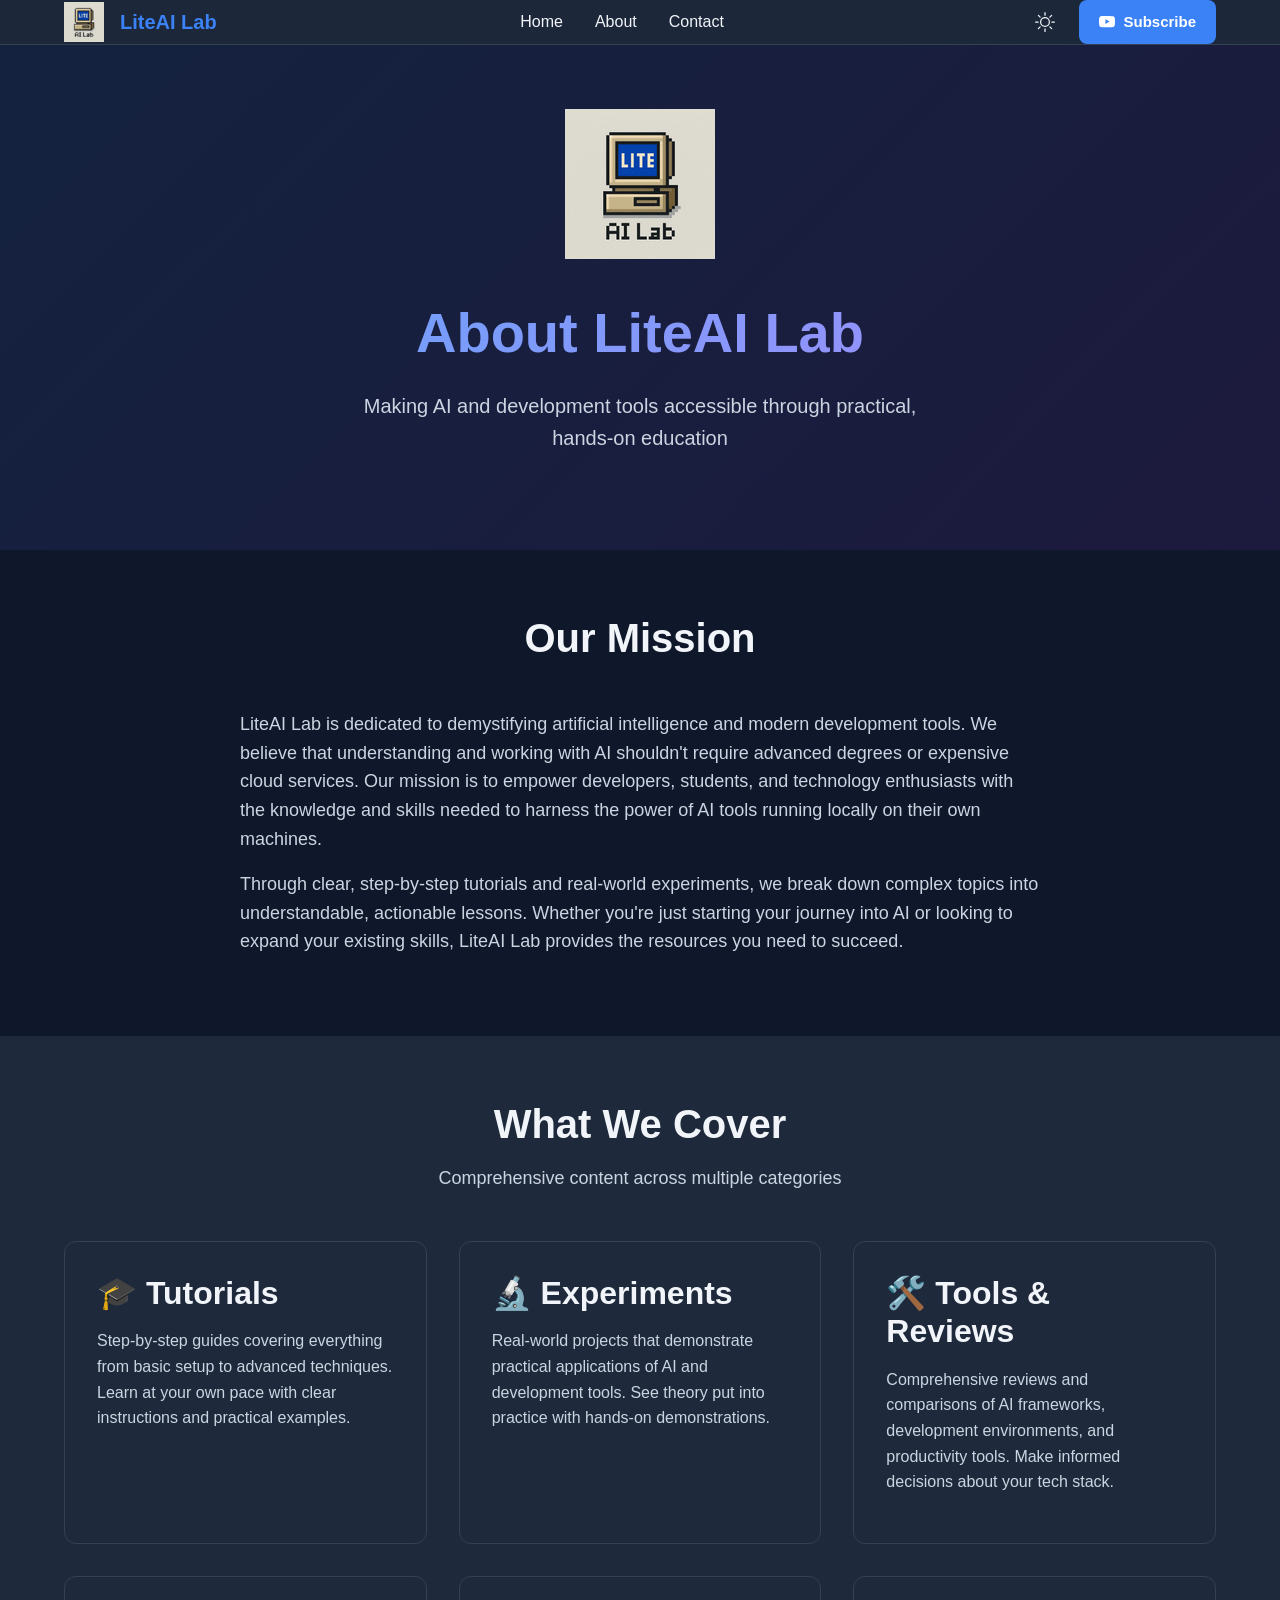
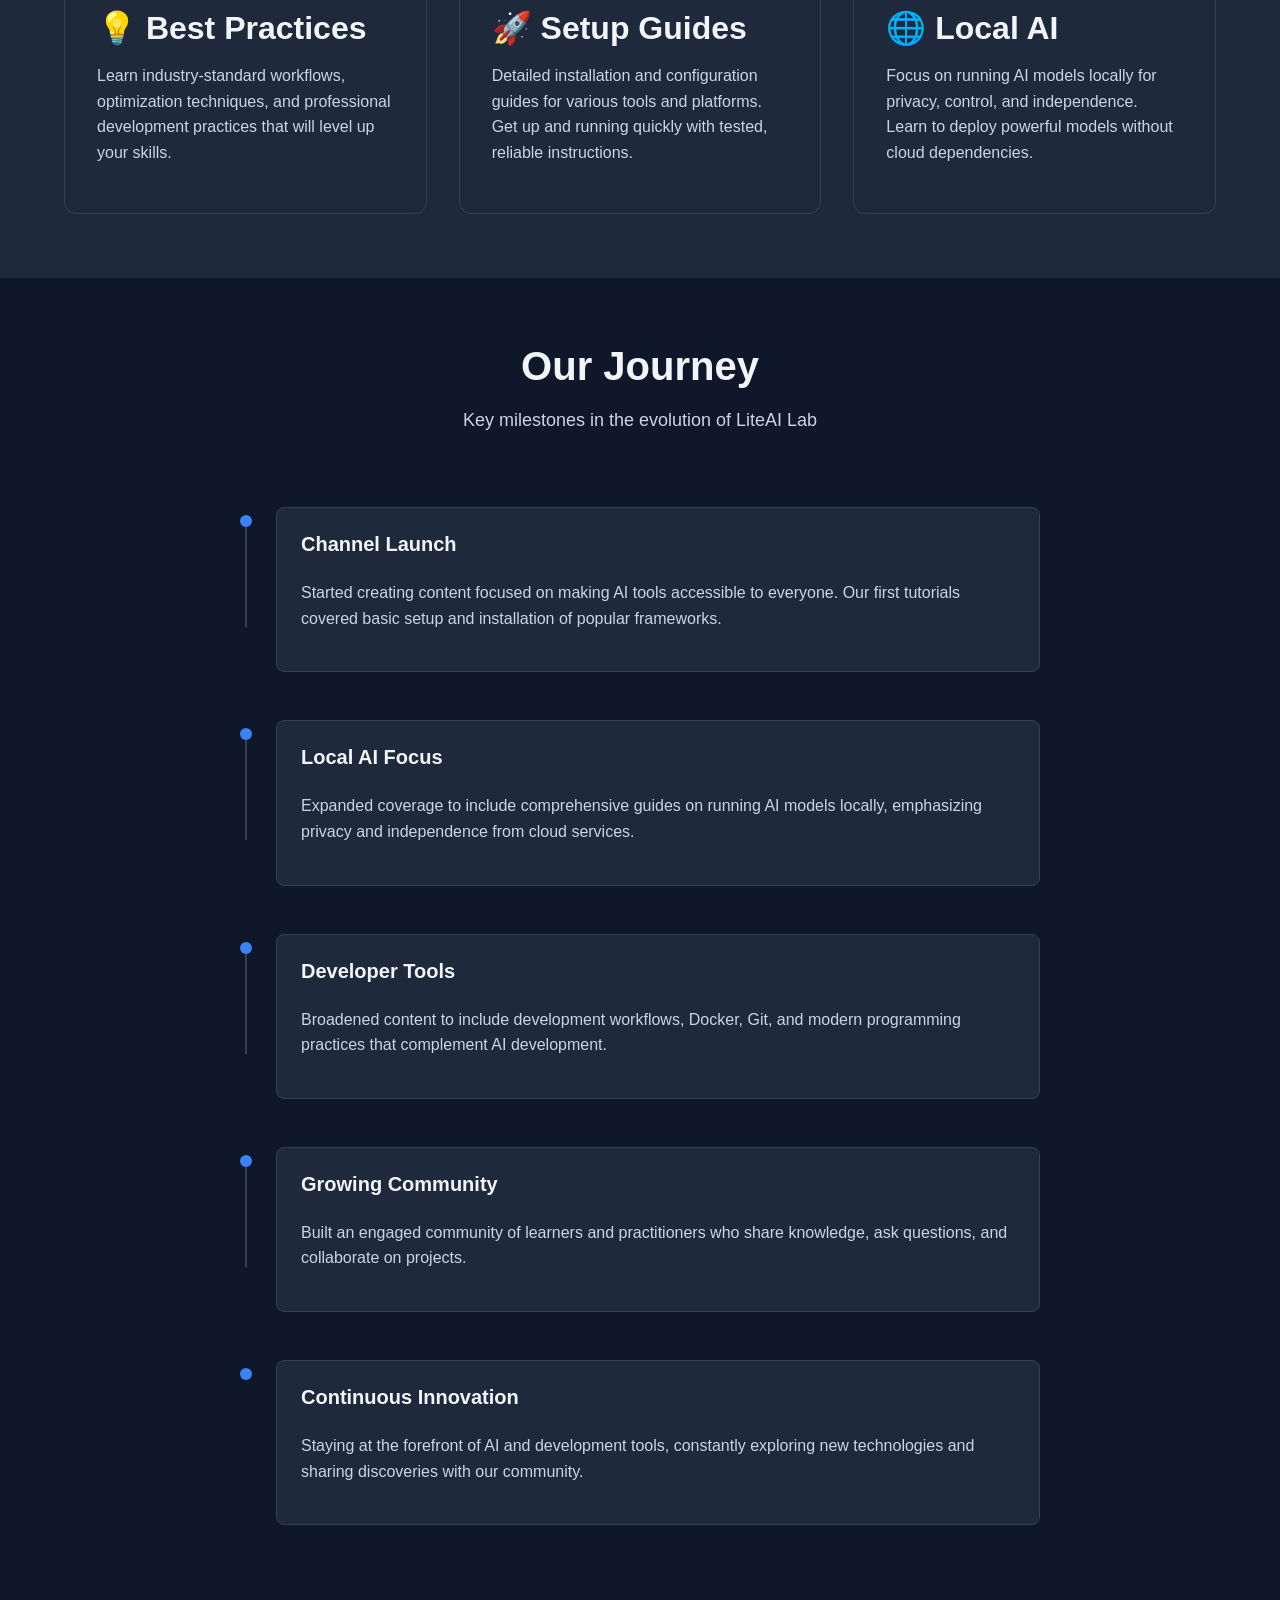
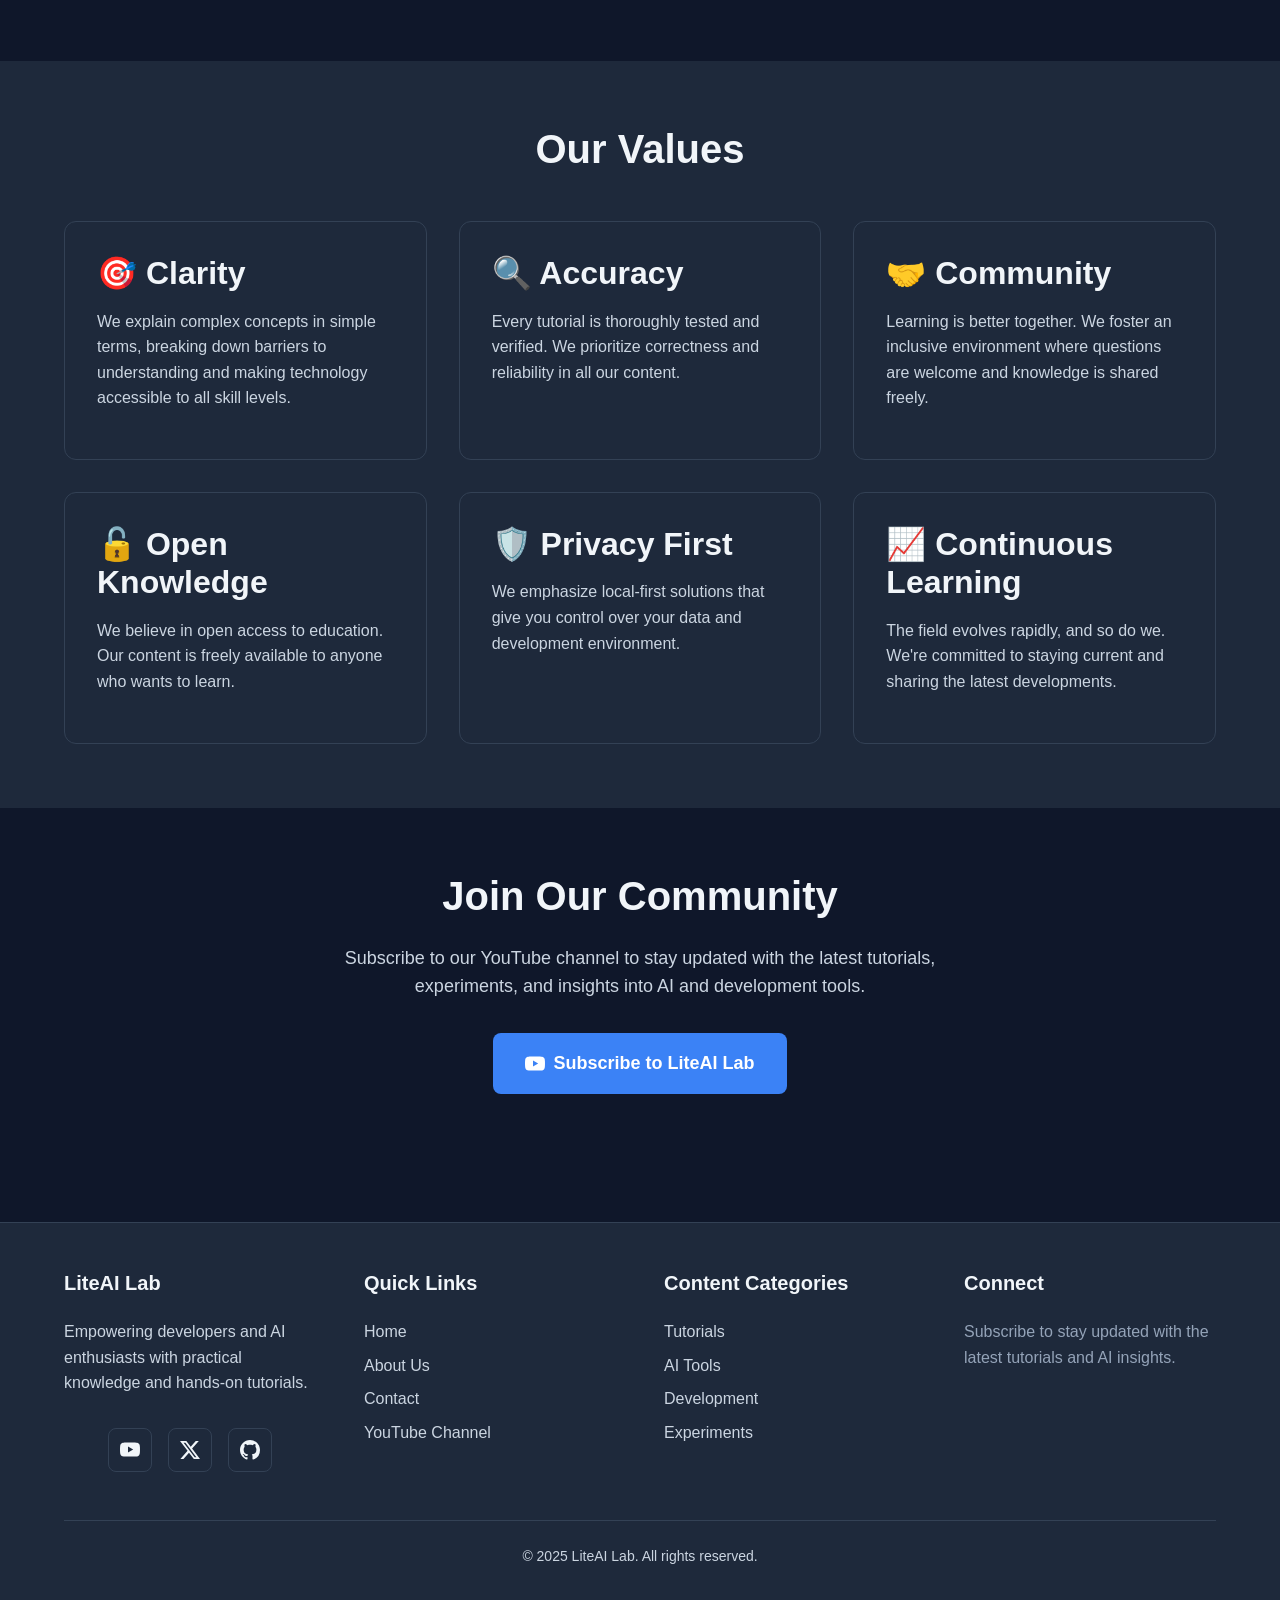
<file: about.html>
<!DOCTYPE html>
<html lang="en" data-theme="dark">
<head>
  <meta charset="UTF-8">
  <meta name="viewport" content="width=device-width, initial-scale=1.0">
  <meta name="description" content="About LiteAI Lab - Learn about our mission to make AI and development tools accessible to everyone through practical tutorials and guides.">
  <meta name="keywords" content="AI education, tutorials, development, programming, learning">
  <meta name="author" content="LiteAI Lab">
  
  <!-- Open Graph -->
  <meta property="og:title" content="About LiteAI Lab">
  <meta property="og:description" content="Learn about our mission to make AI and development tools accessible through practical tutorials.">
  <meta property="og:image" content="assets/images/og-image.png">
  <meta property="og:url" content="https://liteailab.github.io/about.html">
  <meta property="og:type" content="website">
  
  <!-- Twitter Card -->
  <meta name="twitter:card" content="summary_large_image">
  <meta name="twitter:title" content="About LiteAI Lab">
  <meta name="twitter:description" content="Learn about our mission to make AI and development tools accessible through practical tutorials.">
  <meta name="twitter:image" content="assets/images/og-image.png">
  
  <!-- Favicons -->
  <link rel="icon" type="image/x-icon" href="favicon.ico">
  <link rel="icon" type="image/png" sizes="16x16" href="assets/images/favicon-16x16.png">
  <link rel="icon" type="image/png" sizes="32x32" href="assets/images/favicon-32x32.png">
  <link rel="apple-touch-icon" sizes="180x180" href="assets/images/apple-touch-icon.png">
  <link rel="icon" type="image/png" sizes="192x192" href="assets/images/android-chrome-192x192.png">
  <link rel="icon" type="image/png" sizes="512x512" href="assets/images/android-chrome-512x512.png">
  <link rel="manifest" href="site.webmanifest">
  
  <title>About - LiteAI Lab</title>
  <link rel="stylesheet" href="assets/css/styles.css">
</head>
<body>
  <!-- Header -->
  <header>
    <nav class="container">
      <a href="index.html" class="nav-logo">
        <img src="assets/images/logo.png" alt="LiteAI Lab Logo">
        <span>LiteAI Lab</span>
      </a>
      
      <ul class="nav-links">
        <li><a href="index.html">Home</a></li>
        <li><a href="about.html">About</a></li>
        <li><a href="contact.html">Contact</a></li>
      </ul>
      
      <div class="nav-actions">
        <button id="theme-toggle" class="btn-icon" aria-label="Toggle theme">
          <svg width="20" height="20" fill="currentColor" viewBox="0 0 16 16">
            <path d="M8 11a3 3 0 1 1 0-6 3 3 0 0 1 0 6zm0 1a4 4 0 1 0 0-8 4 4 0 0 0 0 8zM8 0a.5.5 0 0 1 .5.5v2a.5.5 0 0 1-1 0v-2A.5.5 0 0 1 8 0zm0 13a.5.5 0 0 1 .5.5v2a.5.5 0 0 1-1 0v-2A.5.5 0 0 1 8 13zm8-5a.5.5 0 0 1-.5.5h-2a.5.5 0 0 1 0-1h2a.5.5 0 0 1 .5.5zM3 8a.5.5 0 0 1-.5.5h-2a.5.5 0 0 1 0-1h2A.5.5 0 0 1 3 8zm10.657-5.657a.5.5 0 0 1 0 .707l-1.414 1.415a.5.5 0 1 1-.707-.708l1.414-1.414a.5.5 0 0 1 .707 0zm-9.193 9.193a.5.5 0 0 1 0 .707L3.05 13.657a.5.5 0 0 1-.707-.707l1.414-1.414a.5.5 0 0 1 .707 0zm9.193 2.121a.5.5 0 0 1-.707 0l-1.414-1.414a.5.5 0 0 1 .707-.707l1.414 1.414a.5.5 0 0 1 0 .707zM4.464 4.465a.5.5 0 0 1-.707 0L2.343 3.05a.5.5 0 1 1 .707-.707l1.414 1.414a.5.5 0 0 1 0 .708z"/>
          </svg>
        </button>
        <a href="https://www.youtube.com/@LiteAILab" target="_blank" rel="noopener noreferrer" class="btn btn-primary">
          <svg width="16" height="16" fill="currentColor" viewBox="0 0 16 16">
            <path d="M8.051 1.999h.089c.822.003 4.987.033 6.11.335a2.01 2.01 0 0 1 1.415 1.42c.101.38.172.883.22 1.402l.01.104.022.26.008.104c.065.914.073 1.77.074 1.957v.075c-.001.194-.01 1.108-.082 2.06l-.008.105-.009.104c-.05.572-.124 1.14-.235 1.558a2.007 2.007 0 0 1-1.415 1.42c-1.16.312-5.569.334-6.18.335h-.142c-.309 0-1.587-.006-2.927-.052l-.17-.006-.087-.004-.171-.007-.171-.007c-1.11-.049-2.167-.128-2.654-.26a2.007 2.007 0 0 1-1.415-1.419c-.111-.417-.185-.986-.235-1.558L.09 9.82l-.008-.104A31.4 31.4 0 0 1 0 7.68v-.123c.002-.215.01-.958.064-1.778l.007-.103.003-.052.008-.104.022-.26.01-.104c.048-.519.119-1.023.22-1.402a2.007 2.007 0 0 1 1.415-1.42c.487-.13 1.544-.21 2.654-.26l.17-.007.172-.006.086-.003.171-.007A99.788 99.788 0 0 1 7.858 2h.193zM6.4 5.209v4.818l4.157-2.408L6.4 5.209z"/>
          </svg>
          Subscribe
        </a>
      </div>
    </nav>
  </header>

  <!-- Hero Section -->
  <section class="hero">
    <div class="container">
      <img src="assets/images/logo-large.png" alt="LiteAI Lab" style="max-width: 200px; margin: 0 auto var(--spacing-lg);">
      <h1>About LiteAI Lab</h1>
      <p>Making AI and development tools accessible through practical, hands-on education</p>
    </div>
  </section>

  <!-- Mission Section -->
  <section>
    <div class="container">
      <div class="section-header">
        <h2>Our Mission</h2>
      </div>
      
      <div style="max-width: 800px; margin: 0 auto;">
        <p style="font-size: 1.125rem;">
          LiteAI Lab is dedicated to demystifying artificial intelligence and modern development tools. We believe that understanding and working with AI shouldn't require advanced degrees or expensive cloud services. Our mission is to empower developers, students, and technology enthusiasts with the knowledge and skills needed to harness the power of AI tools running locally on their own machines.
        </p>
        <p style="font-size: 1.125rem;">
          Through clear, step-by-step tutorials and real-world experiments, we break down complex topics into understandable, actionable lessons. Whether you're just starting your journey into AI or looking to expand your existing skills, LiteAI Lab provides the resources you need to succeed.
        </p>
      </div>
    </div>
  </section>

  <!-- Content Categories Section -->
  <section style="background-color: var(--color-bg-secondary);">
    <div class="container">
      <div class="section-header">
        <h2>What We Cover</h2>
        <p>Comprehensive content across multiple categories</p>
      </div>
      
      <div class="card-grid">
        <div class="card">
          <h3>🎓 Tutorials</h3>
          <p>Step-by-step guides covering everything from basic setup to advanced techniques. Learn at your own pace with clear instructions and practical examples.</p>
        </div>
        
        <div class="card">
          <h3>🔬 Experiments</h3>
          <p>Real-world projects that demonstrate practical applications of AI and development tools. See theory put into practice with hands-on demonstrations.</p>
        </div>
        
        <div class="card">
          <h3>🛠️ Tools & Reviews</h3>
          <p>Comprehensive reviews and comparisons of AI frameworks, development environments, and productivity tools. Make informed decisions about your tech stack.</p>
        </div>
        
        <div class="card">
          <h3>💡 Best Practices</h3>
          <p>Learn industry-standard workflows, optimization techniques, and professional development practices that will level up your skills.</p>
        </div>
        
        <div class="card">
          <h3>🚀 Setup Guides</h3>
          <p>Detailed installation and configuration guides for various tools and platforms. Get up and running quickly with tested, reliable instructions.</p>
        </div>
        
        <div class="card">
          <h3>🌐 Local AI</h3>
          <p>Focus on running AI models locally for privacy, control, and independence. Learn to deploy powerful models without cloud dependencies.</p>
        </div>
      </div>
    </div>
  </section>

  <!-- Timeline Section -->
  <section>
    <div class="container">
      <div class="section-header">
        <h2>Our Journey</h2>
        <p>Key milestones in the evolution of LiteAI Lab</p>
      </div>
      
      <div class="timeline" style="max-width: 800px; margin: 0 auto;">
        <div class="timeline-item">
          <div class="timeline-dot"></div>
          <div class="timeline-content">
            <h4>Channel Launch</h4>
            <p>Started creating content focused on making AI tools accessible to everyone. Our first tutorials covered basic setup and installation of popular frameworks.</p>
          </div>
        </div>
        
        <div class="timeline-item">
          <div class="timeline-dot"></div>
          <div class="timeline-content">
            <h4>Local AI Focus</h4>
            <p>Expanded coverage to include comprehensive guides on running AI models locally, emphasizing privacy and independence from cloud services.</p>
          </div>
        </div>
        
        <div class="timeline-item">
          <div class="timeline-dot"></div>
          <div class="timeline-content">
            <h4>Developer Tools</h4>
            <p>Broadened content to include development workflows, Docker, Git, and modern programming practices that complement AI development.</p>
          </div>
        </div>
        
        <div class="timeline-item">
          <div class="timeline-dot"></div>
          <div class="timeline-content">
            <h4>Growing Community</h4>
            <p>Built an engaged community of learners and practitioners who share knowledge, ask questions, and collaborate on projects.</p>
          </div>
        </div>
        
        <div class="timeline-item">
          <div class="timeline-dot"></div>
          <div class="timeline-content">
            <h4>Continuous Innovation</h4>
            <p>Staying at the forefront of AI and development tools, constantly exploring new technologies and sharing discoveries with our community.</p>
          </div>
        </div>
      </div>
    </div>
  </section>

  <!-- Values Section -->
  <section style="background-color: var(--color-bg-secondary);">
    <div class="container">
      <div class="section-header">
        <h2>Our Values</h2>
      </div>
      
      <div class="card-grid">
        <div class="card">
          <h3>🎯 Clarity</h3>
          <p>We explain complex concepts in simple terms, breaking down barriers to understanding and making technology accessible to all skill levels.</p>
        </div>
        
        <div class="card">
          <h3>🔍 Accuracy</h3>
          <p>Every tutorial is thoroughly tested and verified. We prioritize correctness and reliability in all our content.</p>
        </div>
        
        <div class="card">
          <h3>🤝 Community</h3>
          <p>Learning is better together. We foster an inclusive environment where questions are welcome and knowledge is shared freely.</p>
        </div>
        
        <div class="card">
          <h3>🔓 Open Knowledge</h3>
          <p>We believe in open access to education. Our content is freely available to anyone who wants to learn.</p>
        </div>
        
        <div class="card">
          <h3>🛡️ Privacy First</h3>
          <p>We emphasize local-first solutions that give you control over your data and development environment.</p>
        </div>
        
        <div class="card">
          <h3>📈 Continuous Learning</h3>
          <p>The field evolves rapidly, and so do we. We're committed to staying current and sharing the latest developments.</p>
        </div>
      </div>
    </div>
  </section>

  <!-- CTA Section -->
  <section>
    <div class="container text-center">
      <h2>Join Our Community</h2>
      <p style="font-size: 1.125rem; max-width: 600px; margin: 0 auto var(--spacing-lg);">
        Subscribe to our YouTube channel to stay updated with the latest tutorials, experiments, and insights into AI and development tools.
      </p>
      <a href="https://www.youtube.com/@LiteAILab" target="_blank" rel="noopener noreferrer" class="btn btn-primary" style="font-size: 1.125rem; padding: 1rem 2rem;">
        <svg width="20" height="20" fill="currentColor" viewBox="0 0 16 16">
          <path d="M8.051 1.999h.089c.822.003 4.987.033 6.11.335a2.01 2.01 0 0 1 1.415 1.42c.101.38.172.883.22 1.402l.01.104.022.26.008.104c.065.914.073 1.77.074 1.957v.075c-.001.194-.01 1.108-.082 2.06l-.008.105-.009.104c-.05.572-.124 1.14-.235 1.558a2.007 2.007 0 0 1-1.415 1.42c-1.16.312-5.569.334-6.18.335h-.142c-.309 0-1.587-.006-2.927-.052l-.17-.006-.087-.004-.171-.007-.171-.007c-1.11-.049-2.167-.128-2.654-.26a2.007 2.007 0 0 1-1.415-1.419c-.111-.417-.185-.986-.235-1.558L.09 9.82l-.008-.104A31.4 31.4 0 0 1 0 7.68v-.123c.002-.215.01-.958.064-1.778l.007-.103.003-.052.008-.104.022-.26.01-.104c.048-.519.119-1.023.22-1.402a2.007 2.007 0 0 1 1.415-1.42c.487-.13 1.544-.21 2.654-.26l.17-.007.172-.006.086-.003.171-.007A99.788 99.788 0 0 1 7.858 2h.193zM6.4 5.209v4.818l4.157-2.408L6.4 5.209z"/>
        </svg>
        Subscribe to LiteAI Lab
      </a>
    </div>
  </section>

  <!-- Footer -->
  <footer>
    <div class="container">
      <div class="footer-content">
        <div class="footer-section">
          <h4>LiteAI Lab</h4>
          <p>Empowering developers and AI enthusiasts with practical knowledge and hands-on tutorials.</p>
          <div class="social-links mt-2">
            <a href="https://www.youtube.com/@LiteAILab" target="_blank" rel="noopener noreferrer" class="social-link" aria-label="YouTube">
              <svg width="20" height="20" fill="currentColor" viewBox="0 0 16 16">
                <path d="M8.051 1.999h.089c.822.003 4.987.033 6.11.335a2.01 2.01 0 0 1 1.415 1.42c.101.38.172.883.22 1.402l.01.104.022.26.008.104c.065.914.073 1.77.074 1.957v.075c-.001.194-.01 1.108-.082 2.06l-.008.105-.009.104c-.05.572-.124 1.14-.235 1.558a2.007 2.007 0 0 1-1.415 1.42c-1.16.312-5.569.334-6.18.335h-.142c-.309 0-1.587-.006-2.927-.052l-.17-.006-.087-.004-.171-.007-.171-.007c-1.11-.049-2.167-.128-2.654-.26a2.007 2.007 0 0 1-1.415-1.419c-.111-.417-.185-.986-.235-1.558L.09 9.82l-.008-.104A31.4 31.4 0 0 1 0 7.68v-.123c.002-.215.01-.958.064-1.778l.007-.103.003-.052.008-.104.022-.26.01-.104c.048-.519.119-1.023.22-1.402a2.007 2.007 0 0 1 1.415-1.42c.487-.13 1.544-.21 2.654-.26l.17-.007.172-.006.086-.003.171-.007A99.788 99.788 0 0 1 7.858 2h.193zM6.4 5.209v4.818l4.157-2.408L6.4 5.209z"/>
              </svg>
            </a>
            <a href="#" target="_blank" rel="noopener noreferrer" class="social-link" aria-label="Twitter">
              <svg width="20" height="20" fill="currentColor" viewBox="0 0 16 16">
                <path d="M12.6.75h2.454l-5.36 6.142L16 15.25h-4.937l-3.867-5.07-4.425 5.07H.316l5.733-6.57L0 .75h5.063l3.495 4.633L12.601.75Zm-.86 13.028h1.36L4.323 2.145H2.865l8.875 11.633Z"/>
              </svg>
            </a>
            <a href="#" target="_blank" rel="noopener noreferrer" class="social-link" aria-label="GitHub">
              <svg width="20" height="20" fill="currentColor" viewBox="0 0 16 16">
                <path d="M8 0C3.58 0 0 3.58 0 8c0 3.54 2.29 6.53 5.47 7.59.4.07.55-.17.55-.38 0-.19-.01-.82-.01-1.49-2.01.37-2.53-.49-2.69-.94-.09-.23-.48-.94-.82-1.13-.28-.15-.68-.52-.01-.53.63-.01 1.08.58 1.23.82.72 1.21 1.87.87 2.33.66.07-.52.28-.87.51-1.07-1.78-.2-3.64-.89-3.64-3.95 0-.87.31-1.59.82-2.15-.08-.2-.36-1.02.08-2.12 0 0 .67-.21 2.2.82.64-.18 1.32-.27 2-.27.68 0 1.36.09 2 .27 1.53-1.04 2.2-.82 2.2-.82.44 1.1.16 1.92.08 2.12.51.56.82 1.27.82 2.15 0 3.07-1.87 3.75-3.65 3.95.29.25.54.73.54 1.48 0 1.07-.01 1.93-.01 2.2 0 .21.15.46.55.38A8.012 8.012 0 0 0 16 8c0-4.42-3.58-8-8-8z"/>
              </svg>
            </a>
          </div>
        </div>
        
        <div class="footer-section">
          <h4>Quick Links</h4>
          <ul class="footer-links">
            <li><a href="index.html">Home</a></li>
            <li><a href="about.html">About Us</a></li>
            <li><a href="contact.html">Contact</a></li>
            <li><a href="https://www.youtube.com/@LiteAILab" target="_blank" rel="noopener noreferrer">YouTube Channel</a></li>
          </ul>
        </div>
        
        <div class="footer-section">
          <h4>Content Categories</h4>
          <ul class="footer-links">
            <li><a href="index.html#video-list">Tutorials</a></li>
            <li><a href="index.html#video-list">AI Tools</a></li>
            <li><a href="index.html#video-list">Development</a></li>
            <li><a href="index.html#video-list">Experiments</a></li>
          </ul>
        </div>
        
        <div class="footer-section">
          <h4>Connect</h4>
          <p class="text-muted mb-0">Subscribe to stay updated with the latest tutorials and AI insights.</p>
        </div>
      </div>
      
      <div class="footer-bottom">
        <p>&copy; 2025 LiteAI Lab. All rights reserved.</p>
      </div>
    </div>
  </footer>

  <script src="assets/js/main.js"></script>
</body>
</html>
</file>
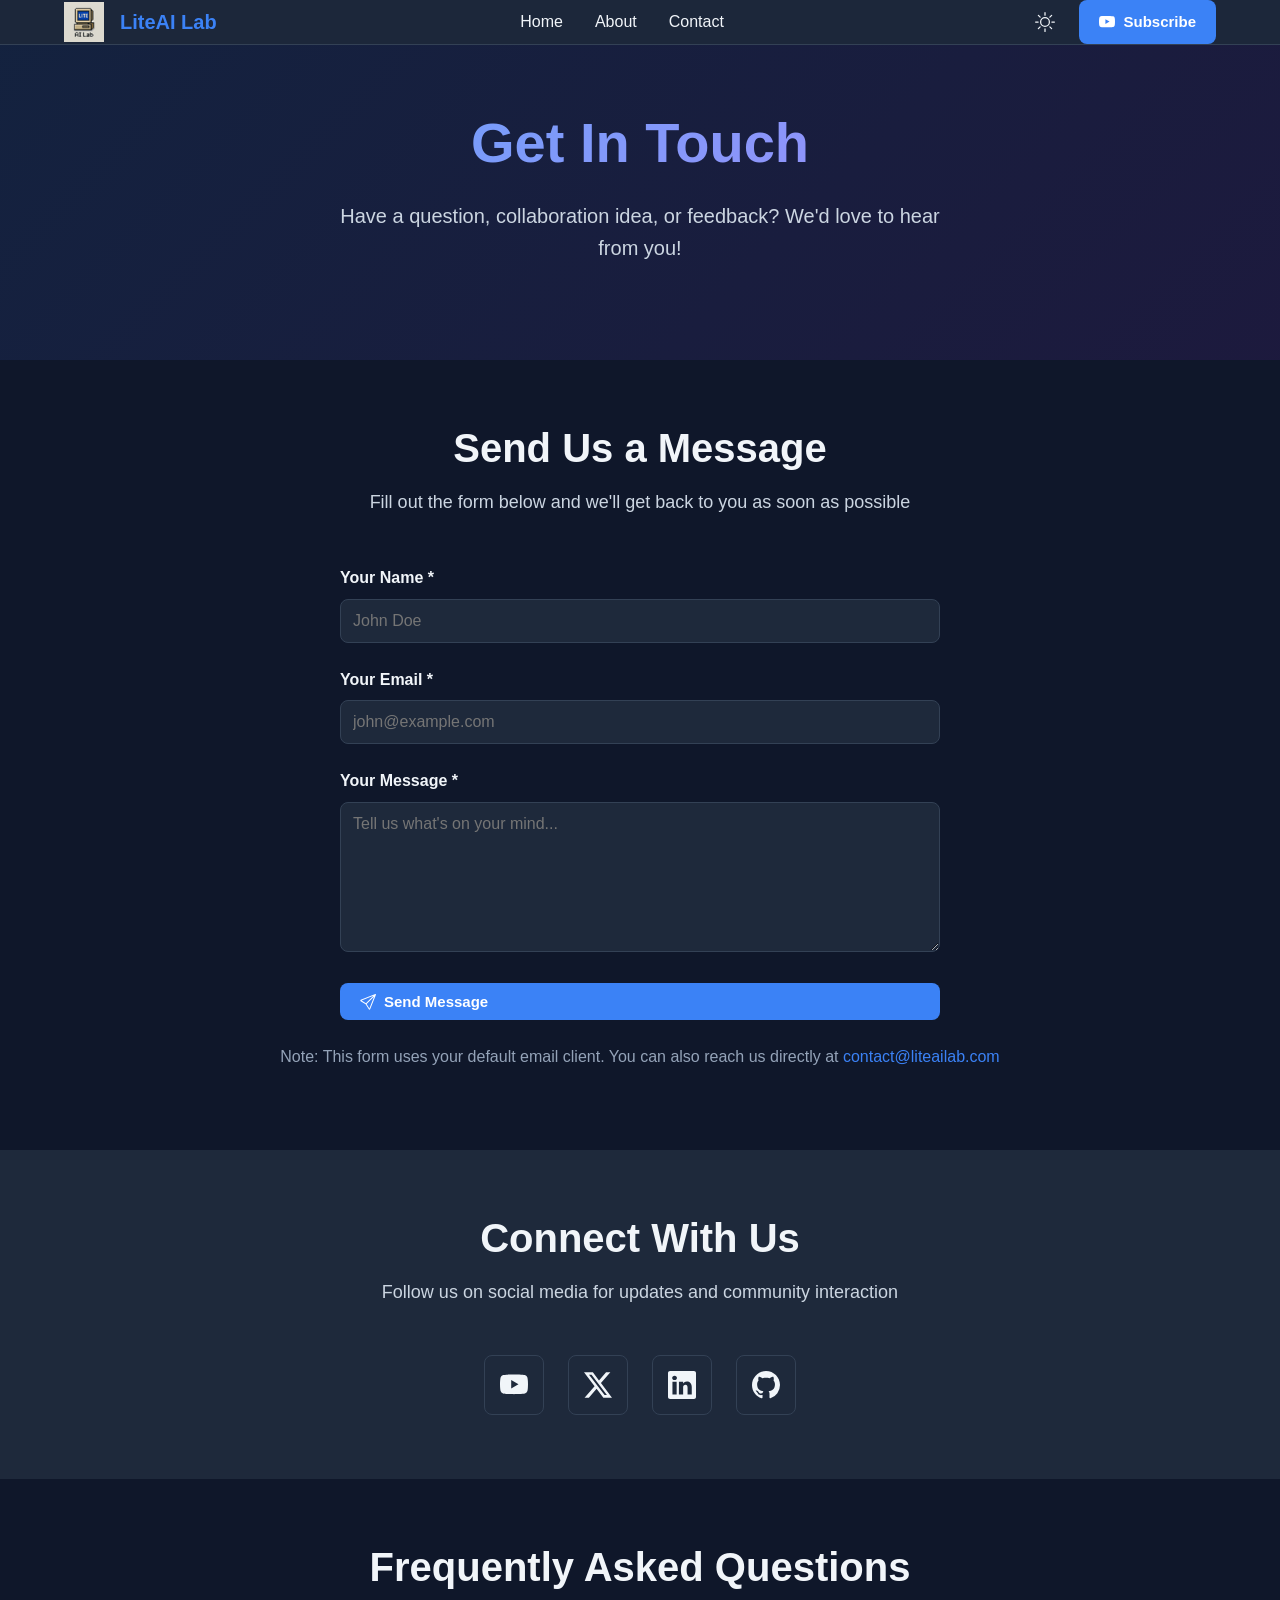
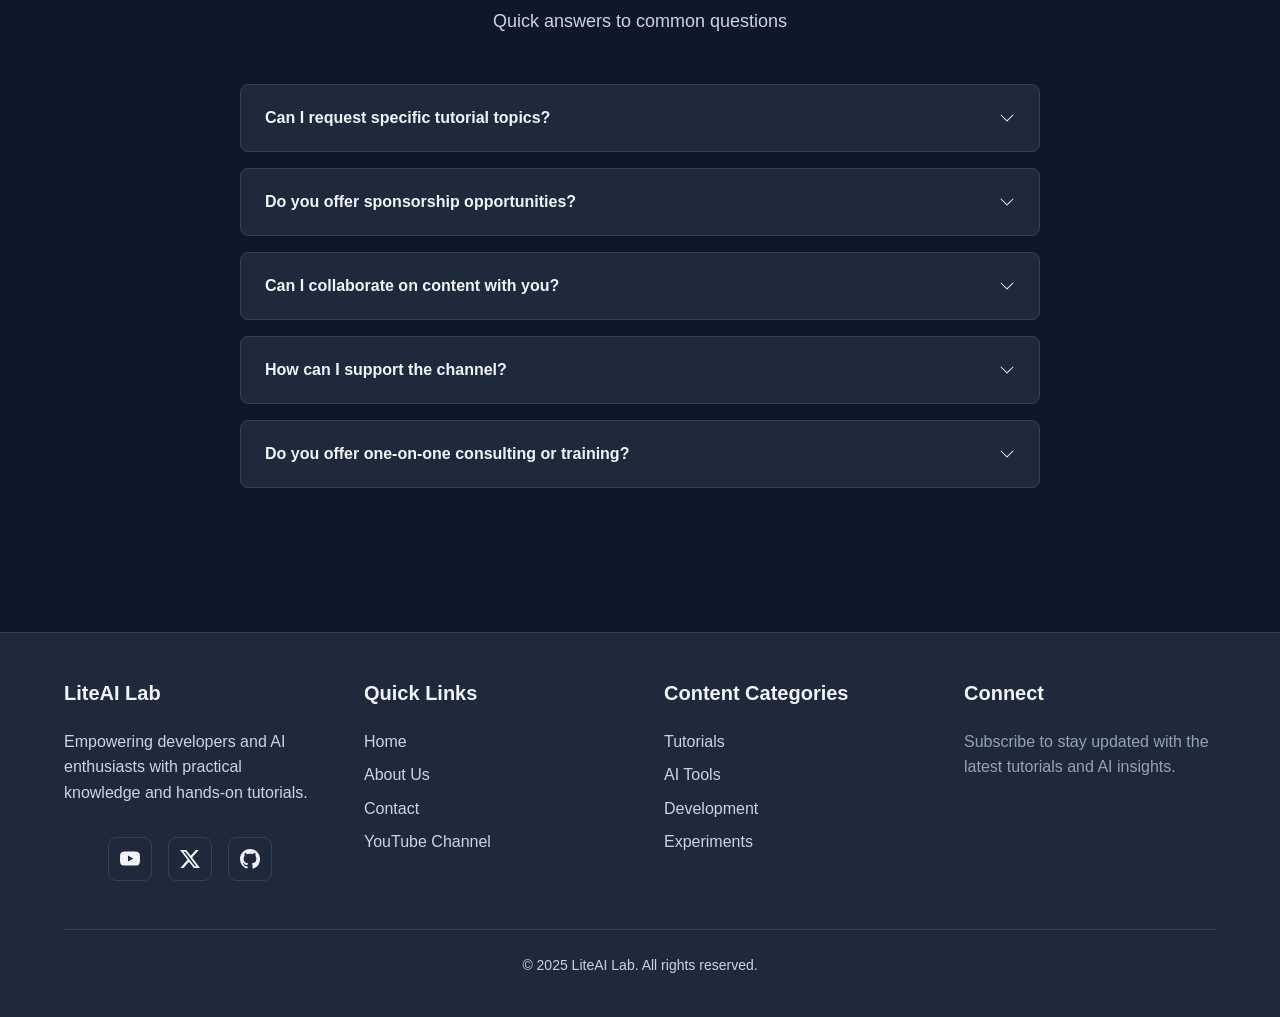
<file: contact.html>
<!DOCTYPE html>
<html lang="en" data-theme="dark">
<head>
  <meta charset="UTF-8">
  <meta name="viewport" content="width=device-width, initial-scale=1.0">
  <meta name="description" content="Contact LiteAI Lab - Get in touch for collaborations, sponsorships, or questions about our tutorials and content.">
  <meta name="keywords" content="contact, collaboration, sponsorship, questions">
  <meta name="author" content="LiteAI Lab">
  
  <!-- Open Graph -->
  <meta property="og:title" content="Contact LiteAI Lab">
  <meta property="og:description" content="Get in touch for collaborations, sponsorships, or questions about our tutorials.">
  <meta property="og:image" content="assets/images/og-image.png">
  <meta property="og:url" content="https://liteailab.github.io/contact.html">
  <meta property="og:type" content="website">
  
  <!-- Twitter Card -->
  <meta name="twitter:card" content="summary_large_image">
  <meta name="twitter:title" content="Contact LiteAI Lab">
  <meta name="twitter:description" content="Get in touch for collaborations, sponsorships, or questions about our tutorials.">
  <meta name="twitter:image" content="assets/images/og-image.png">
  
  <!-- Favicons -->
  <link rel="icon" type="image/x-icon" href="favicon.ico">
  <link rel="icon" type="image/png" sizes="16x16" href="assets/images/favicon-16x16.png">
  <link rel="icon" type="image/png" sizes="32x32" href="assets/images/favicon-32x32.png">
  <link rel="apple-touch-icon" sizes="180x180" href="assets/images/apple-touch-icon.png">
  <link rel="icon" type="image/png" sizes="192x192" href="assets/images/android-chrome-192x192.png">
  <link rel="icon" type="image/png" sizes="512x512" href="assets/images/android-chrome-512x512.png">
  <link rel="manifest" href="site.webmanifest">
  
  <title>Contact - LiteAI Lab</title>
  <link rel="stylesheet" href="assets/css/styles.css">
</head>
<body>
  <!-- Header -->
  <header>
    <nav class="container">
      <a href="index.html" class="nav-logo">
        <img src="assets/images/logo.png" alt="LiteAI Lab Logo">
        <span>LiteAI Lab</span>
      </a>
      
      <ul class="nav-links">
        <li><a href="index.html">Home</a></li>
        <li><a href="about.html">About</a></li>
        <li><a href="contact.html">Contact</a></li>
      </ul>
      
      <div class="nav-actions">
        <button id="theme-toggle" class="btn-icon" aria-label="Toggle theme">
          <svg width="20" height="20" fill="currentColor" viewBox="0 0 16 16">
            <path d="M8 11a3 3 0 1 1 0-6 3 3 0 0 1 0 6zm0 1a4 4 0 1 0 0-8 4 4 0 0 0 0 8zM8 0a.5.5 0 0 1 .5.5v2a.5.5 0 0 1-1 0v-2A.5.5 0 0 1 8 0zm0 13a.5.5 0 0 1 .5.5v2a.5.5 0 0 1-1 0v-2A.5.5 0 0 1 8 13zm8-5a.5.5 0 0 1-.5.5h-2a.5.5 0 0 1 0-1h2a.5.5 0 0 1 .5.5zM3 8a.5.5 0 0 1-.5.5h-2a.5.5 0 0 1 0-1h2A.5.5 0 0 1 3 8zm10.657-5.657a.5.5 0 0 1 0 .707l-1.414 1.415a.5.5 0 1 1-.707-.708l1.414-1.414a.5.5 0 0 1 .707 0zm-9.193 9.193a.5.5 0 0 1 0 .707L3.05 13.657a.5.5 0 0 1-.707-.707l1.414-1.414a.5.5 0 0 1 .707 0zm9.193 2.121a.5.5 0 0 1-.707 0l-1.414-1.414a.5.5 0 0 1 .707-.707l1.414 1.414a.5.5 0 0 1 0 .707zM4.464 4.465a.5.5 0 0 1-.707 0L2.343 3.05a.5.5 0 1 1 .707-.707l1.414 1.414a.5.5 0 0 1 0 .708z"/>
          </svg>
        </button>
        <a href="https://www.youtube.com/@LiteAILab" target="_blank" rel="noopener noreferrer" class="btn btn-primary">
          <svg width="16" height="16" fill="currentColor" viewBox="0 0 16 16">
            <path d="M8.051 1.999h.089c.822.003 4.987.033 6.11.335a2.01 2.01 0 0 1 1.415 1.42c.101.38.172.883.22 1.402l.01.104.022.26.008.104c.065.914.073 1.77.074 1.957v.075c-.001.194-.01 1.108-.082 2.06l-.008.105-.009.104c-.05.572-.124 1.14-.235 1.558a2.007 2.007 0 0 1-1.415 1.42c-1.16.312-5.569.334-6.18.335h-.142c-.309 0-1.587-.006-2.927-.052l-.17-.006-.087-.004-.171-.007-.171-.007c-1.11-.049-2.167-.128-2.654-.26a2.007 2.007 0 0 1-1.415-1.419c-.111-.417-.185-.986-.235-1.558L.09 9.82l-.008-.104A31.4 31.4 0 0 1 0 7.68v-.123c.002-.215.01-.958.064-1.778l.007-.103.003-.052.008-.104.022-.26.01-.104c.048-.519.119-1.023.22-1.402a2.007 2.007 0 0 1 1.415-1.42c.487-.13 1.544-.21 2.654-.26l.17-.007.172-.006.086-.003.171-.007A99.788 99.788 0 0 1 7.858 2h.193zM6.4 5.209v4.818l4.157-2.408L6.4 5.209z"/>
          </svg>
          Subscribe
        </a>
      </div>
    </nav>
  </header>

  <!-- Hero Section -->
  <section class="hero">
    <div class="container">
      <h1>Get In Touch</h1>
      <p>Have a question, collaboration idea, or feedback? We'd love to hear from you!</p>
    </div>
  </section>

  <!-- Contact Form Section -->
  <section>
    <div class="container">
      <div class="section-header">
        <h2>Send Us a Message</h2>
        <p>Fill out the form below and we'll get back to you as soon as possible</p>
      </div>
      
      <form id="contact-form" class="contact-form">
        <div class="form-group">
          <label for="name">Your Name *</label>
          <input type="text" id="name" name="name" required placeholder="John Doe">
        </div>
        
        <div class="form-group">
          <label for="email">Your Email *</label>
          <input type="email" id="email" name="email" required placeholder="john@example.com">
        </div>
        
        <div class="form-group">
          <label for="message">Your Message *</label>
          <textarea id="message" name="message" required placeholder="Tell us what's on your mind..."></textarea>
        </div>
        
        <button type="submit" class="btn btn-primary" style="width: 100%;">
          <svg width="16" height="16" fill="currentColor" viewBox="0 0 16 16">
            <path d="M15.854.146a.5.5 0 0 1 .11.54l-5.819 14.547a.75.75 0 0 1-1.329.124l-3.178-4.995L.643 7.184a.75.75 0 0 1 .124-1.33L15.314.037a.5.5 0 0 1 .54.11ZM6.636 10.07l2.761 4.338L14.13 2.576 6.636 10.07Zm6.787-8.201L1.591 6.602l4.339 2.76 7.494-7.493Z"/>
          </svg>
          Send Message
        </button>
      </form>
      
      <p class="text-center text-muted" style="margin-top: var(--spacing-md);">
        Note: This form uses your default email client. You can also reach us directly at 
        <a href="mailto:contact@liteailab.com">contact@liteailab.com</a>
      </p>
    </div>
  </section>

  <!-- Social Links Section -->
  <section style="background-color: var(--color-bg-secondary);">
    <div class="container">
      <div class="section-header">
        <h2>Connect With Us</h2>
        <p>Follow us on social media for updates and community interaction</p>
      </div>
      
      <div class="social-links" style="gap: var(--spacing-md);">
        <a href="https://www.youtube.com/@LiteAILab" target="_blank" rel="noopener noreferrer" class="social-link" style="width: 60px; height: 60px;" aria-label="YouTube">
          <svg width="28" height="28" fill="currentColor" viewBox="0 0 16 16">
            <path d="M8.051 1.999h.089c.822.003 4.987.033 6.11.335a2.01 2.01 0 0 1 1.415 1.42c.101.38.172.883.22 1.402l.01.104.022.26.008.104c.065.914.073 1.77.074 1.957v.075c-.001.194-.01 1.108-.082 2.06l-.008.105-.009.104c-.05.572-.124 1.14-.235 1.558a2.007 2.007 0 0 1-1.415 1.42c-1.16.312-5.569.334-6.18.335h-.142c-.309 0-1.587-.006-2.927-.052l-.17-.006-.087-.004-.171-.007-.171-.007c-1.11-.049-2.167-.128-2.654-.26a2.007 2.007 0 0 1-1.415-1.419c-.111-.417-.185-.986-.235-1.558L.09 9.82l-.008-.104A31.4 31.4 0 0 1 0 7.68v-.123c.002-.215.01-.958.064-1.778l.007-.103.003-.052.008-.104.022-.26.01-.104c.048-.519.119-1.023.22-1.402a2.007 2.007 0 0 1 1.415-1.42c.487-.13 1.544-.21 2.654-.26l.17-.007.172-.006.086-.003.171-.007A99.788 99.788 0 0 1 7.858 2h.193zM6.4 5.209v4.818l4.157-2.408L6.4 5.209z"/>
          </svg>
        </a>
        
        <a href="#" target="_blank" rel="noopener noreferrer" class="social-link" style="width: 60px; height: 60px;" aria-label="Twitter">
          <svg width="28" height="28" fill="currentColor" viewBox="0 0 16 16">
            <path d="M12.6.75h2.454l-5.36 6.142L16 15.25h-4.937l-3.867-5.07-4.425 5.07H.316l5.733-6.57L0 .75h5.063l3.495 4.633L12.601.75Zm-.86 13.028h1.36L4.323 2.145H2.865l8.875 11.633Z"/>
          </svg>
        </a>
        
        <a href="#" target="_blank" rel="noopener noreferrer" class="social-link" style="width: 60px; height: 60px;" aria-label="LinkedIn">
          <svg width="28" height="28" fill="currentColor" viewBox="0 0 16 16">
            <path d="M0 1.146C0 .513.526 0 1.175 0h13.65C15.474 0 16 .513 16 1.146v13.708c0 .633-.526 1.146-1.175 1.146H1.175C.526 16 0 15.487 0 14.854V1.146zm4.943 12.248V6.169H2.542v7.225h2.401zm-1.2-8.212c.837 0 1.358-.554 1.358-1.248-.015-.709-.52-1.248-1.342-1.248-.822 0-1.359.54-1.359 1.248 0 .694.521 1.248 1.327 1.248h.016zm4.908 8.212V9.359c0-.216.016-.432.08-.586.173-.431.568-.878 1.232-.878.869 0 1.216.662 1.216 1.634v3.865h2.401V9.25c0-2.22-1.184-3.252-2.764-3.252-1.274 0-1.845.7-2.165 1.193v.025h-.016a5.54 5.54 0 0 1 .016-.025V6.169h-2.4c.03.678 0 7.225 0 7.225h2.4z"/>
          </svg>
        </a>
        
        <a href="#" target="_blank" rel="noopener noreferrer" class="social-link" style="width: 60px; height: 60px;" aria-label="GitHub">
          <svg width="28" height="28" fill="currentColor" viewBox="0 0 16 16">
            <path d="M8 0C3.58 0 0 3.58 0 8c0 3.54 2.29 6.53 5.47 7.59.4.07.55-.17.55-.38 0-.19-.01-.82-.01-1.49-2.01.37-2.53-.49-2.69-.94-.09-.23-.48-.94-.82-1.13-.28-.15-.68-.52-.01-.53.63-.01 1.08.58 1.23.82.72 1.21 1.87.87 2.33.66.07-.52.28-.87.51-1.07-1.78-.2-3.64-.89-3.64-3.95 0-.87.31-1.59.82-2.15-.08-.2-.36-1.02.08-2.12 0 0 .67-.21 2.2.82.64-.18 1.32-.27 2-.27.68 0 1.36.09 2 .27 1.53-1.04 2.2-.82 2.2-.82.44 1.1.16 1.92.08 2.12.51.56.82 1.27.82 2.15 0 3.07-1.87 3.75-3.65 3.95.29.25.54.73.54 1.48 0 1.07-.01 1.93-.01 2.2 0 .21.15.46.55.38A8.012 8.012 0 0 0 16 8c0-4.42-3.58-8-8-8z"/>
          </svg>
        </a>
      </div>
    </div>
  </section>

  <!-- FAQ Section -->
  <section>
    <div class="container">
      <div class="section-header">
        <h2>Frequently Asked Questions</h2>
        <p>Quick answers to common questions</p>
      </div>
      
      <div class="accordion">
        <div class="accordion-item">
          <button class="accordion-header">
            <span>Can I request specific tutorial topics?</span>
            <svg class="accordion-icon" width="16" height="16" fill="currentColor" viewBox="0 0 16 16">
              <path fill-rule="evenodd" d="M1.646 4.646a.5.5 0 0 1 .708 0L8 10.293l5.646-5.647a.5.5 0 0 1 .708.708l-6 6a.5.5 0 0 1-.708 0l-6-6a.5.5 0 0 1 0-.708z"/>
            </svg>
          </button>
          <div class="accordion-content">
            <div class="accordion-body">
              <p>Absolutely! We love hearing from our community. Send us your tutorial requests through the contact form above or leave a comment on our YouTube videos. While we can't guarantee we'll cover every topic, we carefully consider all suggestions when planning future content.</p>
            </div>
          </div>
        </div>
        
        <div class="accordion-item">
          <button class="accordion-header">
            <span>Do you offer sponsorship opportunities?</span>
            <svg class="accordion-icon" width="16" height="16" fill="currentColor" viewBox="0 0 16 16">
              <path fill-rule="evenodd" d="M1.646 4.646a.5.5 0 0 1 .708 0L8 10.293l5.646-5.647a.5.5 0 0 1 .708.708l-6 6a.5.5 0 0 1-.708 0l-6-6a.5.5 0 0 1 0-.708z"/>
            </svg>
          </button>
          <div class="accordion-content">
            <div class="accordion-body">
              <p>Yes, we're open to sponsorship and partnership opportunities that align with our values and benefit our community. If you have a product or service relevant to AI, development tools, or technology education, please reach out through our contact form with details about your proposal.</p>
            </div>
          </div>
        </div>
        
        <div class="accordion-item">
          <button class="accordion-header">
            <span>Can I collaborate on content with you?</span>
            <svg class="accordion-icon" width="16" height="16" fill="currentColor" viewBox="0 0 16 16">
              <path fill-rule="evenodd" d="M1.646 4.646a.5.5 0 0 1 .708 0L8 10.293l5.646-5.647a.5.5 0 0 1 .708.708l-6 6a.5.5 0 0 1-.708 0l-6-6a.5.5 0 0 1 0-.708z"/>
            </svg>
          </button>
          <div class="accordion-content">
            <div class="accordion-body">
              <p>We're always interested in collaborating with talented creators, developers, and AI enthusiasts. Whether you have expertise in a specific area or a unique project idea, send us a message outlining your collaboration proposal. We especially value partnerships that bring new perspectives and knowledge to our community.</p>
            </div>
          </div>
        </div>
        
        <div class="accordion-item">
          <button class="accordion-header">
            <span>How can I support the channel?</span>
            <svg class="accordion-icon" width="16" height="16" fill="currentColor" viewBox="0 0 16 16">
              <path fill-rule="evenodd" d="M1.646 4.646a.5.5 0 0 1 .708 0L8 10.293l5.646-5.647a.5.5 0 0 1 .708.708l-6 6a.5.5 0 0 1-.708 0l-6-6a.5.5 0 0 1 0-.708z"/>
            </svg>
          </button>
          <div class="accordion-content">
            <div class="accordion-body">
              <p>The best way to support us is by subscribing to our YouTube channel, liking our videos, and sharing content you find valuable with others. Engaging with our content by leaving comments and questions helps us understand what topics resonate most with our community. Your active participation helps the channel grow and improve!</p>
            </div>
          </div>
        </div>
        
        <div class="accordion-item">
          <button class="accordion-header">
            <span>Do you offer one-on-one consulting or training?</span>
            <svg class="accordion-icon" width="16" height="16" fill="currentColor" viewBox="0 0 16 16">
              <path fill-rule="evenodd" d="M1.646 4.646a.5.5 0 0 1 .708 0L8 10.293l5.646-5.647a.5.5 0 0 1 .708.708l-6 6a.5.5 0 0 1-.708 0l-6-6a.5.5 0 0 1 0-.708z"/>
            </svg>
          </button>
          <div class="accordion-content">
            <div class="accordion-body">
              <p>Currently, we focus on creating free educational content for the broader community. However, for specific business inquiries or specialized training needs, please reach out through our contact form with details about your requirements, and we'll see if we can help or recommend appropriate resources.</p>
            </div>
          </div>
        </div>
      </div>
    </div>
  </section>

  <!-- Footer -->
  <footer>
    <div class="container">
      <div class="footer-content">
        <div class="footer-section">
          <h4>LiteAI Lab</h4>
          <p>Empowering developers and AI enthusiasts with practical knowledge and hands-on tutorials.</p>
          <div class="social-links mt-2">
            <a href="https://www.youtube.com/@LiteAILab" target="_blank" rel="noopener noreferrer" class="social-link" aria-label="YouTube">
              <svg width="20" height="20" fill="currentColor" viewBox="0 0 16 16">
                <path d="M8.051 1.999h.089c.822.003 4.987.033 6.11.335a2.01 2.01 0 0 1 1.415 1.42c.101.38.172.883.22 1.402l.01.104.022.26.008.104c.065.914.073 1.77.074 1.957v.075c-.001.194-.01 1.108-.082 2.06l-.008.105-.009.104c-.05.572-.124 1.14-.235 1.558a2.007 2.007 0 0 1-1.415 1.42c-1.16.312-5.569.334-6.18.335h-.142c-.309 0-1.587-.006-2.927-.052l-.17-.006-.087-.004-.171-.007-.171-.007c-1.11-.049-2.167-.128-2.654-.26a2.007 2.007 0 0 1-1.415-1.419c-.111-.417-.185-.986-.235-1.558L.09 9.82l-.008-.104A31.4 31.4 0 0 1 0 7.68v-.123c.002-.215.01-.958.064-1.778l.007-.103.003-.052.008-.104.022-.26.01-.104c.048-.519.119-1.023.22-1.402a2.007 2.007 0 0 1 1.415-1.42c.487-.13 1.544-.21 2.654-.26l.17-.007.172-.006.086-.003.171-.007A99.788 99.788 0 0 1 7.858 2h.193zM6.4 5.209v4.818l4.157-2.408L6.4 5.209z"/>
              </svg>
            </a>
            <a href="#" target="_blank" rel="noopener noreferrer" class="social-link" aria-label="Twitter">
              <svg width="20" height="20" fill="currentColor" viewBox="0 0 16 16">
                <path d="M12.6.75h2.454l-5.36 6.142L16 15.25h-4.937l-3.867-5.07-4.425 5.07H.316l5.733-6.57L0 .75h5.063l3.495 4.633L12.601.75Zm-.86 13.028h1.36L4.323 2.145H2.865l8.875 11.633Z"/>
              </svg>
            </a>
            <a href="#" target="_blank" rel="noopener noreferrer" class="social-link" aria-label="GitHub">
              <svg width="20" height="20" fill="currentColor" viewBox="0 0 16 16">
                <path d="M8 0C3.58 0 0 3.58 0 8c0 3.54 2.29 6.53 5.47 7.59.4.07.55-.17.55-.38 0-.19-.01-.82-.01-1.49-2.01.37-2.53-.49-2.69-.94-.09-.23-.48-.94-.82-1.13-.28-.15-.68-.52-.01-.53.63-.01 1.08.58 1.23.82.72 1.21 1.87.87 2.33.66.07-.52.28-.87.51-1.07-1.78-.2-3.64-.89-3.64-3.95 0-.87.31-1.59.82-2.15-.08-.2-.36-1.02.08-2.12 0 0 .67-.21 2.2.82.64-.18 1.32-.27 2-.27.68 0 1.36.09 2 .27 1.53-1.04 2.2-.82 2.2-.82.44 1.1.16 1.92.08 2.12.51.56.82 1.27.82 2.15 0 3.07-1.87 3.75-3.65 3.95.29.25.54.73.54 1.48 0 1.07-.01 1.93-.01 2.2 0 .21.15.46.55.38A8.012 8.012 0 0 0 16 8c0-4.42-3.58-8-8-8z"/>
              </svg>
            </a>
          </div>
        </div>
        
        <div class="footer-section">
          <h4>Quick Links</h4>
          <ul class="footer-links">
            <li><a href="index.html">Home</a></li>
            <li><a href="about.html">About Us</a></li>
            <li><a href="contact.html">Contact</a></li>
            <li><a href="https://www.youtube.com/@LiteAILab" target="_blank" rel="noopener noreferrer">YouTube Channel</a></li>
          </ul>
        </div>
        
        <div class="footer-section">
          <h4>Content Categories</h4>
          <ul class="footer-links">
            <li><a href="index.html#video-list">Tutorials</a></li>
            <li><a href="index.html#video-list">AI Tools</a></li>
            <li><a href="index.html#video-list">Development</a></li>
            <li><a href="index.html#video-list">Experiments</a></li>
          </ul>
        </div>
        
        <div class="footer-section">
          <h4>Connect</h4>
          <p class="text-muted mb-0">Subscribe to stay updated with the latest tutorials and AI insights.</p>
        </div>
      </div>
      
      <div class="footer-bottom">
        <p>&copy; 2025 LiteAI Lab. All rights reserved.</p>
      </div>
    </div>
  </footer>

  <script src="assets/js/main.js"></script>
</body>
</html>
</file>
<file: assets/css/styles.css>
:root {
  /* Colors - Dark Theme */
  --color-bg-primary: #0f172a;
  --color-bg-secondary: #1e293b;
  --color-bg-tertiary: #334155;
  --color-text-primary: #f1f5f9;
  --color-text-secondary: #cbd5e1;
  --color-text-muted: #94a3b8;
  --color-accent: #3b82f6;
  --color-accent-hover: #2563eb;
  --color-accent-light: #60a5fa;
  --color-border: #334155;
  --color-success: #10b981;
  --color-warning: #f59e0b;
  
  /* Spacing */
  --spacing-xs: 0.5rem;
  --spacing-sm: 1rem;
  --spacing-md: 1.5rem;
  --spacing-lg: 2rem;
  --spacing-xl: 3rem;
  --spacing-2xl: 4rem;
  
  /* Typography */
  --font-primary: -apple-system, BlinkMacSystemFont, 'Segoe UI', Roboto, 'Helvetica Neue', Arial, sans-serif;
  --font-mono: 'SF Mono', Monaco, 'Cascadia Code', 'Roboto Mono', Consolas, monospace;
  
  /* Transitions */
  --transition-fast: 150ms ease;
  --transition-base: 250ms ease;
  --transition-slow: 350ms ease;
  
  /* Border Radius */
  --radius-sm: 0.375rem;
  --radius-md: 0.5rem;
  --radius-lg: 0.75rem;
  --radius-xl: 1rem;
  
  /* Shadows */
  --shadow-sm: 0 1px 2px 0 rgb(0 0 0 / 0.05);
  --shadow-md: 0 4px 6px -1px rgb(0 0 0 / 0.1);
  --shadow-lg: 0 10px 15px -3px rgb(0 0 0 / 0.1);
  --shadow-xl: 0 20px 25px -5px rgb(0 0 0 / 0.1);
}

/* Light Theme */
[data-theme="light"] {
  --color-bg-primary: #ffffff;
  --color-bg-secondary: #f8fafc;
  --color-bg-tertiary: #e2e8f0;
  --color-text-primary: #0f172a;
  --color-text-secondary: #334155;
  --color-text-muted: #64748b;
  --color-border: #e2e8f0;
}

/* Reset & Base Styles */
*, *::before, *::after {
  box-sizing: border-box;
  margin: 0;
  padding: 0;
}

html {
  scroll-behavior: smooth;
}

@media (prefers-reduced-motion: reduce) {
  html {
    scroll-behavior: auto;
  }
  *, *::before, *::after {
    animation-duration: 0.01ms !important;
    animation-iteration-count: 1 !important;
    transition-duration: 0.01ms !important;
  }
}

body {
  font-family: var(--font-primary);
  background-color: var(--color-bg-primary);
  color: var(--color-text-primary);
  line-height: 1.6;
  overflow-x: hidden;
}

/* Typography */
h1, h2, h3, h4, h5, h6 {
  font-weight: 700;
  line-height: 1.2;
  margin-bottom: var(--spacing-md);
}

h1 { font-size: clamp(2rem, 5vw, 3.5rem); }
h2 { font-size: clamp(1.75rem, 4vw, 2.5rem); }
h3 { font-size: clamp(1.5rem, 3vw, 2rem); }
h4 { font-size: 1.25rem; }

p {
  margin-bottom: var(--spacing-sm);
  color: var(--color-text-secondary);
}

a {
  color: var(--color-accent);
  text-decoration: none;
  transition: color var(--transition-fast);
}

a:hover {
  color: var(--color-accent-hover);
}

/* Container */
.container {
  max-width: 1200px;
  margin: 0 auto;
  padding: 0 var(--spacing-md);
}

.container-wide {
  max-width: 1400px;
  margin: 0 auto;
  padding: 0 var(--spacing-md);
}

/* Header */
header {
  background-color: var(--color-bg-secondary);
  border-bottom: 1px solid var(--color-border);
  position: sticky;
  top: 0;
  z-index: 1000;
  backdrop-filter: blur(10px);
  background-color: rgba(30, 41, 59, 0.95);
}

[data-theme="light"] header {
  background-color: rgba(248, 250, 252, 0.95);
}

nav {
  display: flex;
  justify-content: space-between;
  align-items: center;
  padding: var(--spacing-sm) 0;
}

.nav-logo {
  display: flex;
  align-items: center;
  gap: var(--spacing-sm);
  font-size: 1.25rem;
  font-weight: 700;
}

.nav-logo img {
  height: 40px;
  width: auto;
}

.nav-links {
  display: flex;
  gap: var(--spacing-lg);
  list-style: none;
  align-items: center;
}

.nav-links a {
  color: var(--color-text-primary);
  font-weight: 500;
  transition: color var(--transition-fast);
}

.nav-links a:hover {
  color: var(--color-accent);
}

.nav-actions {
  display: flex;
  gap: var(--spacing-sm);
  align-items: center;
}

/* Buttons */
.btn {
  display: inline-flex;
  align-items: center;
  gap: var(--spacing-xs);
  padding: 0.625rem 1.25rem;
  border-radius: var(--radius-md);
  font-weight: 600;
  cursor: pointer;
  transition: all var(--transition-base);
  border: none;
  text-decoration: none;
  font-size: 0.9375rem;
}

.btn-primary {
  background-color: var(--color-accent);
  color: white;
}

.btn-primary:hover {
  background-color: var(--color-accent-hover);
  transform: translateY(-2px);
  box-shadow: var(--shadow-md);
}

.btn-secondary {
  background-color: transparent;
  color: var(--color-text-primary);
  border: 1px solid var(--color-border);
}

.btn-secondary:hover {
  background-color: var(--color-bg-tertiary);
}

.btn-icon {
  padding: 0.5rem;
  border-radius: var(--radius-sm);
  background-color: transparent;
  border: none;
  color: var(--color-text-primary);
  cursor: pointer;
  display: flex;
  align-items: center;
  justify-content: center;
  transition: background-color var(--transition-fast);
}

.btn-icon:hover {
  background-color: var(--color-bg-tertiary);
}

/* Hero Section */
.hero {
  position: relative;
  padding: var(--spacing-2xl) 0;
  text-align: center;
  overflow: hidden;
}

.hero::before {
  content: '';
  position: absolute;
  top: 0;
  left: 0;
  right: 0;
  bottom: 0;
  background: linear-gradient(135deg, rgba(59, 130, 246, 0.1) 0%, rgba(147, 51, 234, 0.1) 100%);
  z-index: -1;
}

.hero h1 {
  margin-bottom: var(--spacing-md);
  background: linear-gradient(135deg, var(--color-accent-light), #a78bfa);
  -webkit-background-clip: text;
  -webkit-text-fill-color: transparent;
  background-clip: text;
}

.hero p {
  font-size: 1.25rem;
  max-width: 600px;
  margin: 0 auto var(--spacing-lg);
}

.hero-actions {
  display: flex;
  gap: var(--spacing-md);
  justify-content: center;
  flex-wrap: wrap;
}

/* Section */
section {
  padding: var(--spacing-2xl) 0;
}

.section-header {
  text-align: center;
  margin-bottom: var(--spacing-xl);
}

.section-header h2 {
  margin-bottom: var(--spacing-sm);
}

.section-header p {
  font-size: 1.125rem;
  max-width: 700px;
  margin: 0 auto;
}

/* Video Controls */
.video-controls {
  display: flex;
  flex-direction: column;
  gap: var(--spacing-md);
  margin-bottom: var(--spacing-xl);
}

.search-bar {
  position: relative;
  width: 100%;
}

.search-bar input {
  width: 100%;
  padding: 0.875rem 1rem 0.875rem 3rem;
  background-color: var(--color-bg-secondary);
  border: 1px solid var(--color-border);
  border-radius: var(--radius-md);
  color: var(--color-text-primary);
  font-size: 1rem;
  transition: all var(--transition-fast);
}

.search-bar input:focus {
  outline: none;
  border-color: var(--color-accent);
  box-shadow: 0 0 0 3px rgba(59, 130, 246, 0.1);
}

.search-bar svg {
  position: absolute;
  left: 1rem;
  top: 50%;
  transform: translateY(-50%);
  color: var(--color-text-muted);
}

.filter-tags {
  display: flex;
  flex-wrap: wrap;
  gap: var(--spacing-xs);
}

.tag {
  padding: 0.5rem 1rem;
  background-color: var(--color-bg-secondary);
  border: 1px solid var(--color-border);
  border-radius: var(--radius-lg);
  font-size: 0.875rem;
  cursor: pointer;
  transition: all var(--transition-fast);
  color: var(--color-text-secondary);
}

.tag:hover {
  background-color: var(--color-bg-tertiary);
  border-color: var(--color-accent);
}

.tag.active {
  background-color: var(--color-accent);
  color: white;
  border-color: var(--color-accent);
}

/* Video List */
.video-list {
  display: flex;
  flex-direction: column;
  gap: var(--spacing-lg);
}

.video-card {
  display: flex;
  gap: var(--spacing-md);
  background-color: var(--color-bg-secondary);
  border-radius: var(--radius-lg);
  overflow: hidden;
  transition: all var(--transition-base);
  border: 1px solid var(--color-border);
}

.video-card:hover {
  transform: translateY(-4px);
  box-shadow: var(--shadow-xl);
  border-color: var(--color-accent);
}

.video-thumbnail {
  flex-shrink: 0;
  width: 320px;
  position: relative;
  overflow: hidden;
}

.video-thumbnail img {
  width: 100%;
  height: 100%;
  object-fit: cover;
  display: block;
}

.video-duration {
  position: absolute;
  bottom: 0.5rem;
  right: 0.5rem;
  background-color: rgba(0, 0, 0, 0.85);
  color: white;
  padding: 0.25rem 0.5rem;
  border-radius: var(--radius-sm);
  font-size: 0.75rem;
  font-weight: 600;
  font-family: var(--font-mono);
}

.video-content {
  flex: 1;
  padding: var(--spacing-md);
  display: flex;
  flex-direction: column;
}

.video-title {
  font-size: 1.25rem;
  font-weight: 700;
  margin-bottom: var(--spacing-xs);
  color: var(--color-text-primary);
}

.video-meta {
  display: flex;
  gap: var(--spacing-sm);
  margin-bottom: var(--spacing-sm);
  font-size: 0.875rem;
  color: var(--color-text-muted);
}

.video-description {
  color: var(--color-text-secondary);
  margin-bottom: var(--spacing-md);
  line-height: 1.6;
  flex-grow: 1;
}

.video-tags {
  display: flex;
  flex-wrap: wrap;
  gap: 0.5rem;
  margin-bottom: var(--spacing-sm);
}

.video-tags .tag {
  font-size: 0.75rem;
  padding: 0.25rem 0.75rem;
  cursor: pointer;
}

.video-link {
  align-self: flex-start;
}

/* Cards */
.card-grid {
  display: grid;
  grid-template-columns: repeat(auto-fit, minmax(300px, 1fr));
  gap: var(--spacing-lg);
}

.card {
  background-color: var(--color-bg-secondary);
  border-radius: var(--radius-lg);
  padding: var(--spacing-lg);
  border: 1px solid var(--color-border);
  transition: all var(--transition-base);
}

.card:hover {
  transform: translateY(-4px);
  box-shadow: var(--shadow-lg);
  border-color: var(--color-accent);
}

.card h3 {
  margin-bottom: var(--spacing-sm);
}

/* Timeline */
.timeline {
  position: relative;
  padding: var(--spacing-md) 0;
}

.timeline-item {
  display: flex;
  gap: var(--spacing-md);
  margin-bottom: var(--spacing-xl);
  position: relative;
}

.timeline-dot {
  width: 12px;
  height: 12px;
  background-color: var(--color-accent);
  border-radius: 50%;
  margin-top: 0.5rem;
  flex-shrink: 0;
  position: relative;
}

.timeline-dot::after {
  content: '';
  position: absolute;
  top: 12px;
  left: 50%;
  transform: translateX(-50%);
  width: 2px;
  height: 100px;
  background-color: var(--color-border);
}

.timeline-item:last-child .timeline-dot::after {
  display: none;
}

.timeline-content {
  flex: 1;
  background-color: var(--color-bg-secondary);
  padding: var(--spacing-md);
  border-radius: var(--radius-md);
  border: 1px solid var(--color-border);
}

/* Contact Form */
.contact-form {
  max-width: 600px;
  margin: 0 auto;
}

.form-group {
  margin-bottom: var(--spacing-md);
}

.form-group label {
  display: block;
  margin-bottom: var(--spacing-xs);
  font-weight: 600;
  color: var(--color-text-primary);
}

.form-group input,
.form-group textarea {
  width: 100%;
  padding: 0.75rem;
  background-color: var(--color-bg-secondary);
  border: 1px solid var(--color-border);
  border-radius: var(--radius-md);
  color: var(--color-text-primary);
  font-family: var(--font-primary);
  font-size: 1rem;
  transition: all var(--transition-fast);
}

.form-group input:focus,
.form-group textarea:focus {
  outline: none;
  border-color: var(--color-accent);
  box-shadow: 0 0 0 3px rgba(59, 130, 246, 0.1);
}

.form-group textarea {
  resize: vertical;
  min-height: 150px;
}

/* Accordion */
.accordion {
  max-width: 800px;
  margin: 0 auto;
}

.accordion-item {
  background-color: var(--color-bg-secondary);
  border: 1px solid var(--color-border);
  border-radius: var(--radius-md);
  margin-bottom: var(--spacing-sm);
  overflow: hidden;
}

.accordion-header {
  width: 100%;
  padding: var(--spacing-md);
  background-color: transparent;
  border: none;
  text-align: left;
  cursor: pointer;
  display: flex;
  justify-content: space-between;
  align-items: center;
  color: var(--color-text-primary);
  font-weight: 600;
  font-size: 1rem;
  transition: background-color var(--transition-fast);
}

.accordion-header:hover {
  background-color: var(--color-bg-tertiary);
}

.accordion-icon {
  transition: transform var(--transition-base);
}

.accordion-item.active .accordion-icon {
  transform: rotate(180deg);
}

.accordion-content {
  max-height: 0;
  overflow: hidden;
  transition: max-height var(--transition-base);
}

.accordion-item.active .accordion-content {
  max-height: 500px;
}

.accordion-body {
  padding: 0 var(--spacing-md) var(--spacing-md);
  color: var(--color-text-secondary);
}

/* Social Links */
.social-links {
  display: flex;
  gap: var(--spacing-sm);
  justify-content: center;
}

.social-link {
  width: 44px;
  height: 44px;
  display: flex;
  align-items: center;
  justify-content: center;
  background-color: var(--color-bg-secondary);
  border: 1px solid var(--color-border);
  border-radius: var(--radius-md);
  transition: all var(--transition-fast);
  color: var(--color-text-primary);
}

.social-link:hover {
  background-color: var(--color-accent);
  border-color: var(--color-accent);
  color: white;
  transform: translateY(-2px);
}

/* Footer */
footer {
  background-color: var(--color-bg-secondary);
  border-top: 1px solid var(--color-border);
  padding: var(--spacing-xl) 0 var(--spacing-md);
  margin-top: var(--spacing-2xl);
}

.footer-content {
  display: grid;
  grid-template-columns: repeat(auto-fit, minmax(250px, 1fr));
  gap: var(--spacing-xl);
  margin-bottom: var(--spacing-xl);
}

.footer-section h4 {
  margin-bottom: var(--spacing-md);
}

.footer-links {
  list-style: none;
}

.footer-links li {
  margin-bottom: var(--spacing-xs);
}

.footer-links a {
  color: var(--color-text-secondary);
  transition: color var(--transition-fast);
}

.footer-links a:hover {
  color: var(--color-accent);
}

.footer-bottom {
  text-align: center;
  padding-top: var(--spacing-md);
  border-top: 1px solid var(--color-border);
  color: var(--color-text-muted);
  font-size: 0.875rem;
}

/* Empty State */
.empty-state {
  text-align: center;
  padding: var(--spacing-2xl);
  color: var(--color-text-muted);
}

.empty-state svg {
  margin-bottom: var(--spacing-md);
  opacity: 0.5;
}

/* Responsive */
@media (max-width: 768px) {
  .nav-links {
    display: none;
  }
  
  .video-card {
    flex-direction: column;
  }
  
  .video-thumbnail {
    width: 100%;
    height: 200px;
  }
  
  .hero-actions {
    flex-direction: column;
  }
  
  .btn {
    width: 100%;
    justify-content: center;
  }
}

/* Animations */
@keyframes fadeInUp {
  from {
    opacity: 0;
    transform: translateY(20px);
  }
  to {
    opacity: 1;
    transform: translateY(0);
  }
}

.fade-in-up {
  animation: fadeInUp var(--transition-slow) ease-out;
}

/* Utilities */
.text-center { text-align: center; }
.text-muted { color: var(--color-text-muted); }
.mb-0 { margin-bottom: 0; }
.mt-2 { margin-top: var(--spacing-lg); }
</file>
